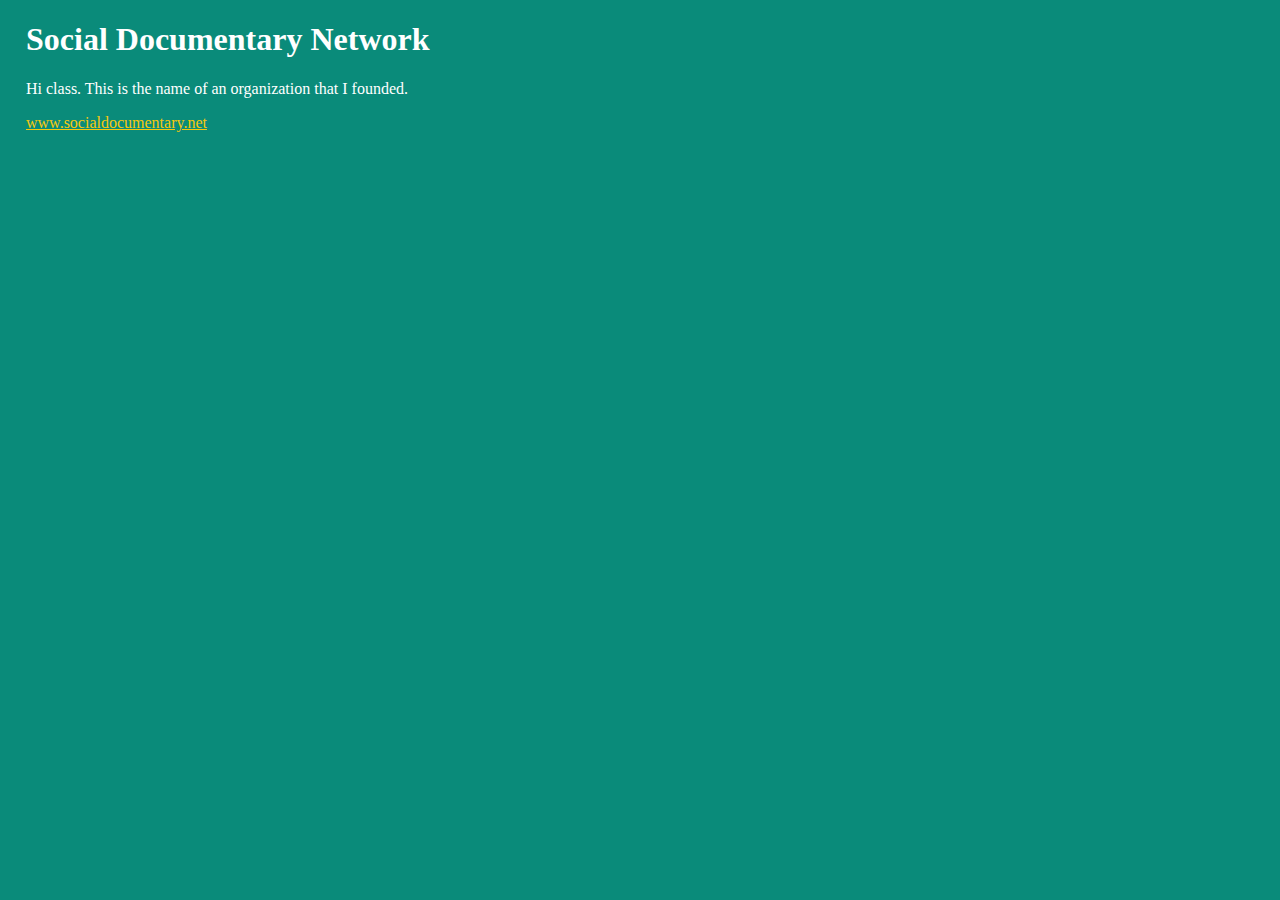
<file: index.html>
<!DOCTYPE html>
<html>
<head>
	<title>Social Documentary Network (SDN)</title>
	<link rel="stylesheet" type="text/css" href="styles.css">
</head>
<body>
<h1>Social Documentary Network</h1>
<p>Hi class. This is the name of an organization that I founded.</p>
<p><a href="http://socialdocumentary.net" target="blank">www.socialdocumentary.net</a></p>

</body>
</html>
</file>
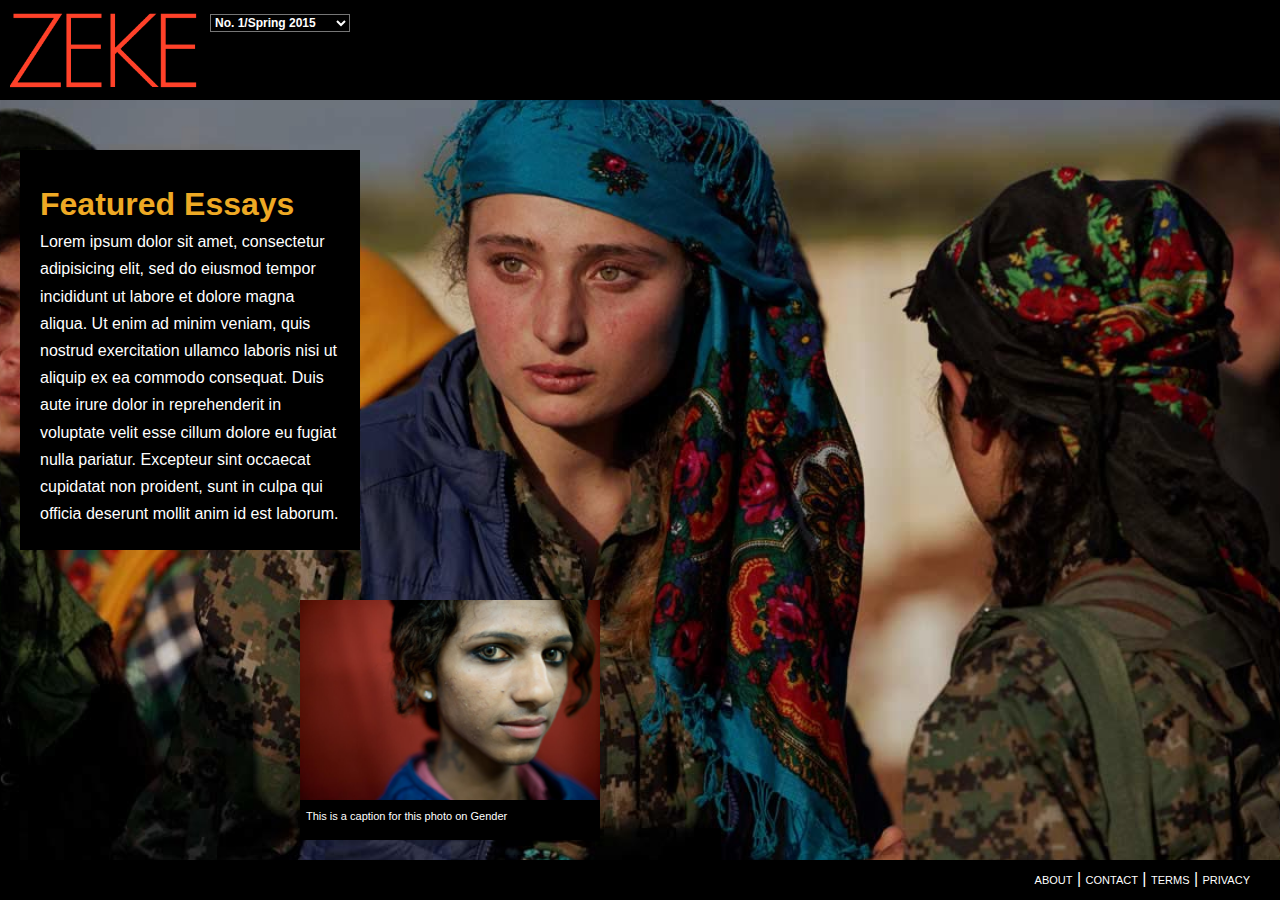
<file: Unit3/index.html>
<!DOCTYPE html>
<html>
<head>
	<link rel="stylesheet" type="text/css" href="styles.css">
	<title>ZEKE magazine</title>
</head>
<body>
	<header> <img src="images/ZEKE-logo-60px.png" alt="ZEKE logo" title="ZEKE logo" height="80px">
	<div id="formposition" >
    <select class="volume">
	  <option selected="selected">No. 1/Spring 2015</option>
	  <option >No. 2/Fall 2015</option>
	</select>
    </div>
	</header>

	<div id="main">
	<h1>Featured Essays</h1>
	Lorem ipsum dolor sit amet, consectetur adipisicing elit, sed do eiusmod
	tempor incididunt ut labore et dolore magna aliqua. Ut enim ad minim veniam,
	quis nostrud exercitation ullamco laboris nisi ut aliquip ex ea commodo
	consequat. Duis aute irure dolor in reprehenderit in voluptate velit esse
	cillum dolore eu fugiat nulla pariatur. Excepteur sint occaecat cupidatat non
	proident, sunt in culpa qui officia deserunt mollit anim id est laborum.
	</div>

	<div id="feature">
	<img src="images/candella.jpg" width="300px">
	<div id="featurecaption"> This is a caption for this photo on Gender</div>
	</div>

	<div id="bottom">
		<footer>
		<span id="footerspace"><a href="#" class="homelinks">about</a> | <a href="#" class="homelinks">contact</a> | <a href="#" class="homelinks">terms</a> | <a href="#" class="homelinks">privacy</a></span>
		</footer>
	</div>
</body>
</html>
</file>
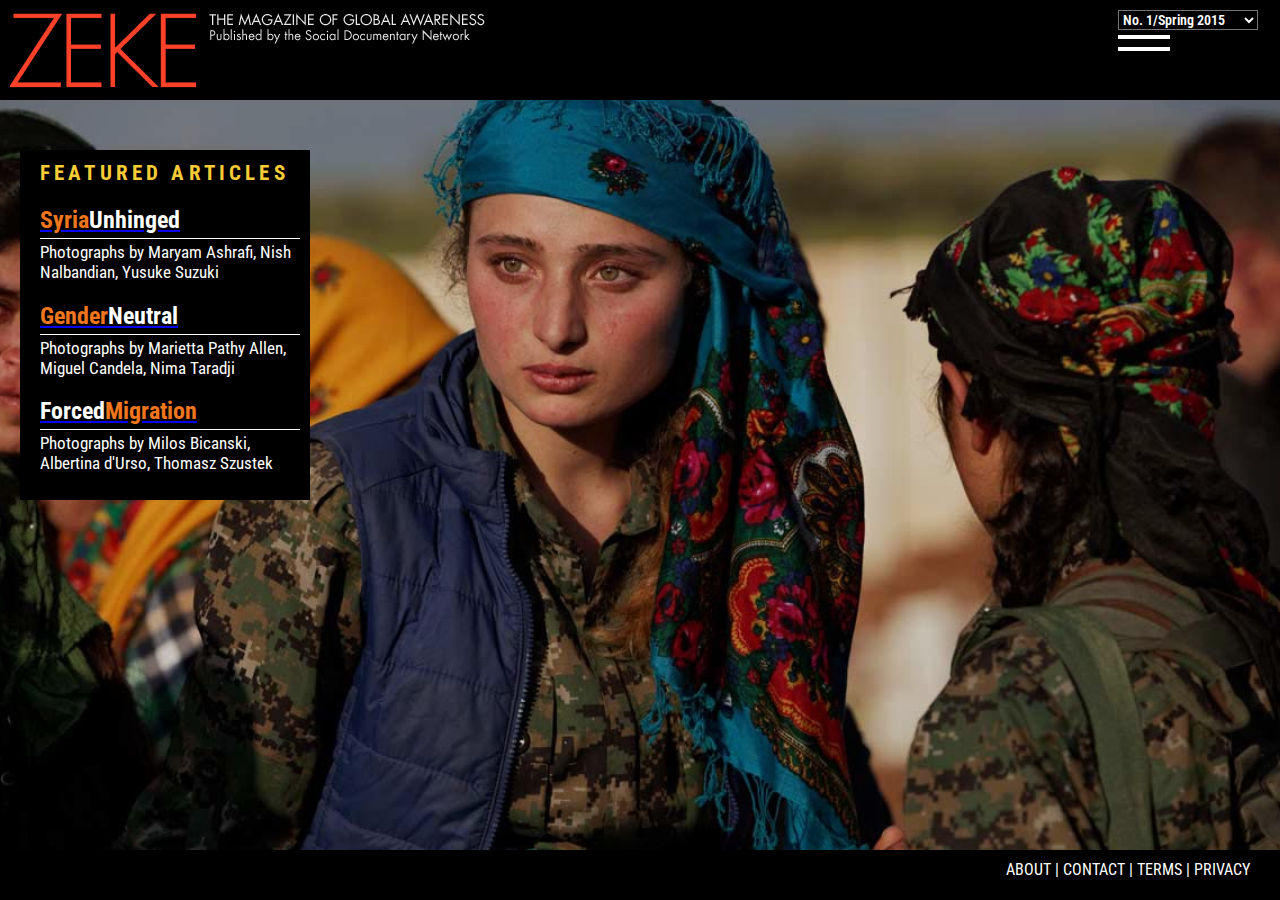
<file: Unit4/index.html>
<!DOCTYPE html>
<html>
<head>
	<link rel="stylesheet" type="text/css" href="styles.css">
	<link href='http://fonts.googleapis.com/css?family=Roboto+Condensed:300italic,400italic,700italic,400,300,700' rel='stylesheet' type='text/css'>
	<title>ZEKE magazine</title>
</head>
<body>

	<header> 
	
	<img class="floatleft" src="images/ZEKE-logo-60px.png" alt="ZEKE logo" title="ZEKE logo" height="80px"><img class="floatleft" id="spacefix" src="images/tagLines.png" alt="Magazine of Global Awareness">
	<div id="formposition">
    <select class="volume">
	  <option selected="selected">No. 1/Spring 2015</option>
	  <option >No. 2/Fall 2015</option>
	</select>
		<div id="hamburger">
			<hr class="homehr">
			<hr class="homehr">
			<hr class="homehr">
	    </div>
    </div>
	</header>

	<div id="main">
	<h1 id="headers">Featured Articles</h1>
	<h2><a href="index2.html"><span class="colortype">Syria</span><span class="whitetype">Unhinged</span></a></h2>
	<p class="home">Photographs by Maryam Ashrafi, Nish Nalbandian, Yusuke Suzuki</p>
	<h2><a href="#"><span class="colortype">Gender</span><span class="whitetype">Neutral</span></a></h2>
	<p class="home">Photographs by Marietta Pathy Allen, Miguel Candela, Nima Taradji</p>
	<h2><a href="#"><span class="whitetype">Forced</span><span class="colortype">Migration</span></a></h2>
	<p class="home">Photographs by Milos Bicanski, Albertina d'Urso, Thomasz Szustek</p>
	</div>
	</div>

	

	<div id="bottom">
		<footer>
		<div id="footerspace"><a href="#" class="homelinks">about</a> | <a href="#" class="homelinks">contact</a> | <a href="#" class="homelinks">terms</a> | <a href="#" class="homelinks">privacy</a></div>
		</footer>
	</div>
</body>
</html>
</file>
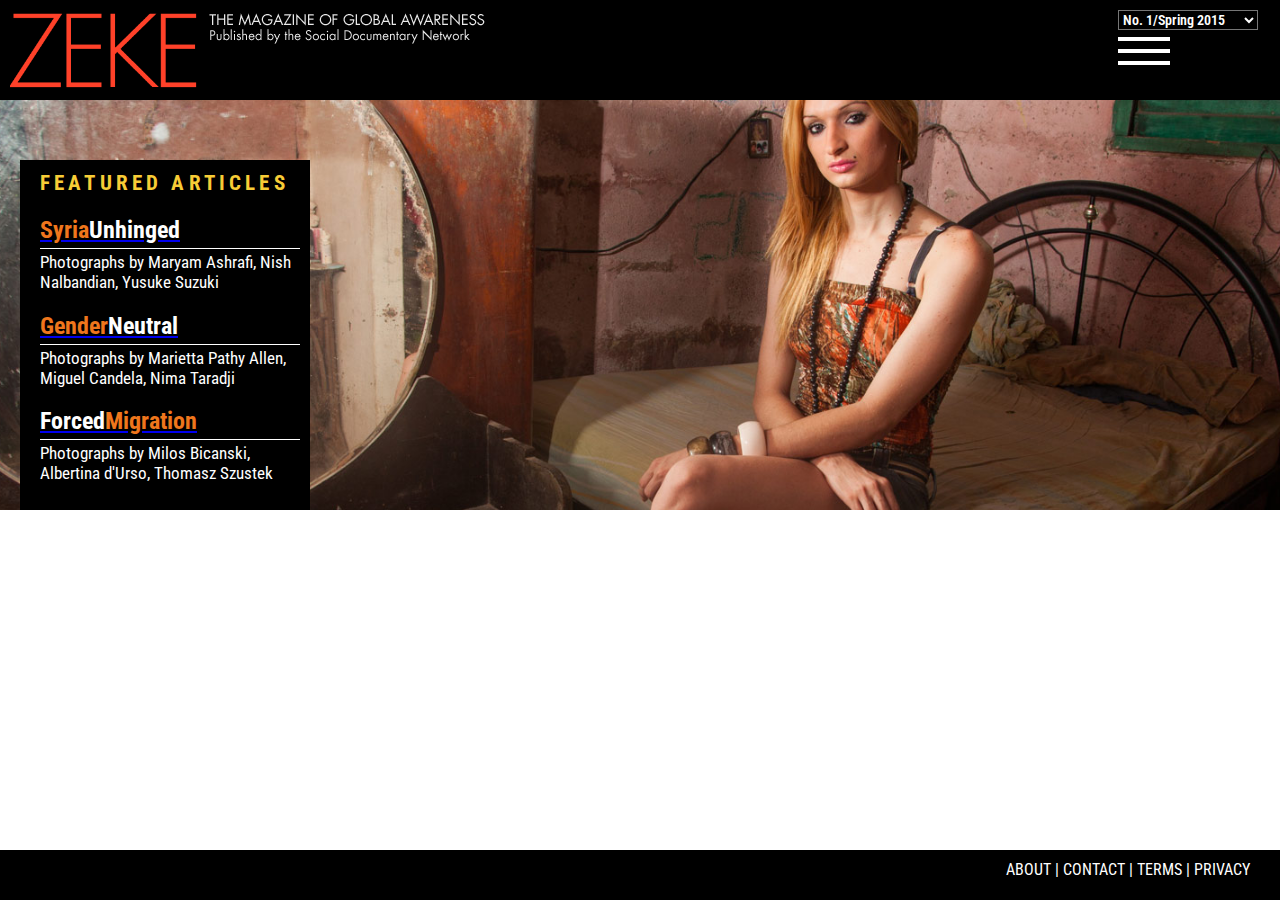
<file: Unit4/index2.html>
<!DOCTYPE html>
<html>
<head>
	<link rel="stylesheet" type="text/css" href="styles2.css">
	<link href='http://fonts.googleapis.com/css?family=Roboto+Condensed:300italic,400italic,700italic,400,300,700' rel='stylesheet' type='text/css'>
	<title>ZEKE magazine</title>
</head>
<body>

	<header> 
	
	<img class="floatleft" src="images/ZEKE-logo-60px.png" alt="ZEKE logo" title="ZEKE logo" height="80px"><img class="floatleft" id="spacefix" src="images/tagLines.png" alt="Magazine of Global Awareness">
	<div id="formposition">
    <select class="volume">
	  <option selected="selected">No. 1/Spring 2015</option>
	  <option >No. 2/Fall 2015</option>
	</select><br>
		<div id="ruleposition">
			<hr class="homehr">
			<hr class="homehr">
			<hr class="homehr">
	    </div>
    </div>
 
	</header>

<div id="content">
	<div id="main">
	<h1 id="headers">Featured Articles</h1>
	<h2><a href="index.html"><span class="colortype">Syria</span><span class="whitetype">Unhinged</span></a></h2>
	<p class="home">Photographs by Maryam Ashrafi, Nish Nalbandian, Yusuke Suzuki</p>
	<h2><a href="#"><span class="colortype">Gender</span><span class="whitetype">Neutral</span></a></h2>
	<p class="home">Photographs by Marietta Pathy Allen, Miguel Candela, Nima Taradji</p>
	<h2><a href="#"><span class="whitetype">Forced</span><span class="colortype">Migration</span></a></h2>
	<p class="home">Photographs by Milos Bicanski, Albertina d'Urso, Thomasz Szustek</p>
	</div>
</div>



	<div id="bottom">
		<footer>
		<div id="footerspace"><a href="#" class="homelinks">about</a> | <a href="#" class="homelinks">contact</a> | <a href="#" class="homelinks">terms</a> | <a href="#" class="homelinks">privacy</a></div>
		</footer>
	</div>
</body>
</html>
</file>
<file: styles.css>
body {
	background-color: #0a8b7a;
	padding-left: 18px;
}

h1, p {
	color: white;
}

a {

	color: #f6c80e;
}
</file>
<file: Unit3/styles.css>
html { 
  background: url(images/background2.jpg) no-repeat center center fixed; 
  -webkit-background-size: cover;
  -moz-background-size: cover;
  -o-background-size: cover;
  background-size: cover;
  /*credit: https://css-tricks.com/perfect-full-page-background-image/ */
}

body {
  	margin: 0px;
}


header {
padding: 10px;
background-color: #000;
width: 100%;
height: 80px; 
}

h1 {
  margin-bottom: .3em;
  color: #eea924;
}

footer {
padding: 10px 0 0 0;
background-color: #000;
width: 100%;
height: 30px; 
color: white;
font-family: "Arial", sans-serif;
font-variant: small-caps;
text-align: right;
}


#bottom{
  position: fixed;
  bottom: 0;  
  left: 0;
  right: 0;
}

#footerspace{
  margin-right: 30px;
}
	
#formposition
{
	margin-left: 200px;
  margin-top: -80px
	}

  #main {
    width: 300px;
    height: 360px;
    background-color: #000;
    margin: 50px 0 0  20px;
    font-family: Arial, sans-serif;
    line-height: 1.7em;
    color: white;
    padding: 20px;

  }

  #feature {
    width: 300px;
    height: 240px;
    background-color: #000;
    margin: 50px 0 0  300px;
    font-family: Arial, sans-serif;
    line-height: 1.7em;
    color: white;
    display:;
  }

  #featurecaption {
    font-family: Arial;
    color: #fff;
    font-size: 11px;
    margin-top: -6px;
    margin-left: 6px;

  }

  .volume {
  position: fixed;
  font-family: "Gill Sans", "Gill Sans MT", "Myriad Pro", "DejaVu Sans Condensed", Helvetica, Arial, sans-serif;
  font-weight: 600;
  font-size: 12px;
  background-color: #000;
  border-radius: 0;
  color: white;
  width: 140px;
  }

  a.homelinks:link {
    color: white;
    text-decoration: none;
  }
  a.homelinks:hover {
    color:#2f819f;
    text-decoration: none;
  }
</file>
<file: Unit4/styles.css>
html { 
  background: url(images/background2.jpg) no-repeat center center fixed; 
  -webkit-background-size: cover;
  -moz-background-size: cover;
  -o-background-size: cover;
  background-size: cover;
  /*credit: https://css-tricks.com/perfect-full-page-background-image/ */
}

body {
  	margin: 0px;
    font-size: 1em;
    font-family: 'Roboto Condensed', sans-serif;
    margin: 0;
    padding: 0;
}


header {
padding: 10px;
background-color: #000;
width: 100%;
height: 80px; 
}

h2 {
  border-style: solid;
  border-width: 0 0 1px 0;
  border-color: white;
  padding-bottom: 4px;
  margin-bottom: 0;
}

p {
  margin-bottom: 1em;
}

footer {
padding: 10px 0 0 0;
background-color: #000;
width: 100%;
height: 50px; 
color: white;
font-family: 'Roboto Condensed', sans-serif;
text-transform: uppercase;
text-align: right;
}

.homehr{
  margin-top: 8px;
  width: 50px;
  background-color: white;
  color: white;
  height: 2px;
  border-style: solid;
}

.colortype {
    color: #ef761c;
  }

.whitetype {
  color: white;
}

.floatleft {
  float: left;
}

.volume {
  position: fixed;
  font-family: 'Roboto Condensed', sans-serif;
  font-weight: 600;
  font-size: .85em;
  background-color: #000;
  border-radius: 0;
  color: white;
  width: 140px;
  display: block;
  }

.home{
    font-size: 1.05em;
    line-height: 1.2em;
    margin-top: 3px;
  }

.homelinks:link {
    color: white;
    text-decoration: none;
  }

.homelinks:visited {
    color: white;
    text-decoration: none;
  }

.homelinks:hover {
    color:#2f819f;
    text-decoration: none;
  }

.homelinks:active {
    color: white;
    text-decoration: none;
  }

  #main {
    width: 260px;
    background-color: #000;
    margin: 50px 0 0  20px;
    line-height: 1.7em;
    color: white;
    padding: 10px 10px 10px 20px;

  }

#headers {
  margin-bottom: .3em;
  margin-top: 0;
  letter-spacing: .2em;
  font-size: 1.3em;
  text-transform: uppercase;
  color: #f7cc36;
}




#bottom{
  position: fixed;
  height: 50px;
  bottom: 0;  
  left: 0;
  right: 0;
}

#footerspace{
  margin-right: 30px;
}
  
#formposition
{
  float: right;
  margin-right: 120px;
  }

#spacefix{
  margin-top: -7px;
}

#hamburger {
  margin-top: .8em;
}
</file>
<file: Unit4/styles2.css>
body {
  	margin: 0px;
    font-size: 1em;
    font-family: 'Roboto Condensed', sans-serif;
    margin: 0;
    padding: 0;
    height: 100%
}


header {
padding: 10px;
background-color: #000;
width: 100%;
height: 80px; 
}

h2 {
  border-style: solid;
  border-width: 0 0 1px 0;
  border-color: white;
  padding-bottom: 4px;
  margin-bottom: 0;
}

p {
  margin-bottom: 1em;
}

footer {
padding: 10px 0 0 0;
background-color: #000;
width: 100%;
height: 50px; 
color: white;
font-family: 'Roboto Condensed', sans-serif;
text-transform: uppercase;
text-align: right;
}

html{
  height: 100;
}




.clearfix:after { 
   content: "."; 
   visibility: hidden; 
   display: block; 
   height: 0; 
   clear: both;
}

.homehr{
  margin-top: 8px;
  width: 50px;
  background-color: white;
  color: white;
  height: 2px;
  border-style: solid;
}

.colortype {
    color: #ef761c;
  }

.whitetype {
  color: white;
}

.floatleft {
  float: left;
}

.volume {
  position: fixed;
  font-family: 'Roboto Condensed', sans-serif;
  font-weight: 600;
  font-size: .85em;
  background-color: #000;
  border-radius: 0;
  color: white;
  width: 140px;
  }

.home{
    font-size: 1.05em;
    line-height: 1.2em;
    margin-top: 3px;
  }

.homelinks:link {
    color: white;
    text-decoration: none;
  }

.homelinks:visited {
    color: white;
    text-decoration: none;
  }

.homelinks:hover {
    color:#2f819f;
    text-decoration: none;
  }

.homelinks:active {
    color: white;
    text-decoration: none;
  }

  #main {
    width: 260px;
    background-color: #000;
    margin: 20px 0 0  20px;
    line-height: 1.7em;
    color: white;
    padding: 10px 10px 10px 20px;

  }

#headers {
  margin-bottom: .3em;
  margin-top: 0;
  letter-spacing: .2em;
  font-size: 1.3em;
  text-transform: uppercase;
  color: #f7cc36;
}

#content { 
  background: url(images/background3.jpg) no-repeat top center fixed; 
  -webkit-background-size: cover;
  -moz-background-size: cover;
  -o-background-size: cover;
  background-size: cover;
  /*credit: https://css-tricks.com/perfect-full-page-background-image/ */
  padding-top: 40px;
  height: 100%;
}


#bottom{
  position: fixed;
  height: 50px;
  bottom: 0;  
  left: 0;
  right: 0;
}

#footerspace{
  margin-right: 30px;
}
  
#formposition
{
  float: right;
  margin-right: 120px;
  }

#spacefix{
  margin-top: -7px;
}

#hamburger {
  margin-top: .8em;
}
</file>
